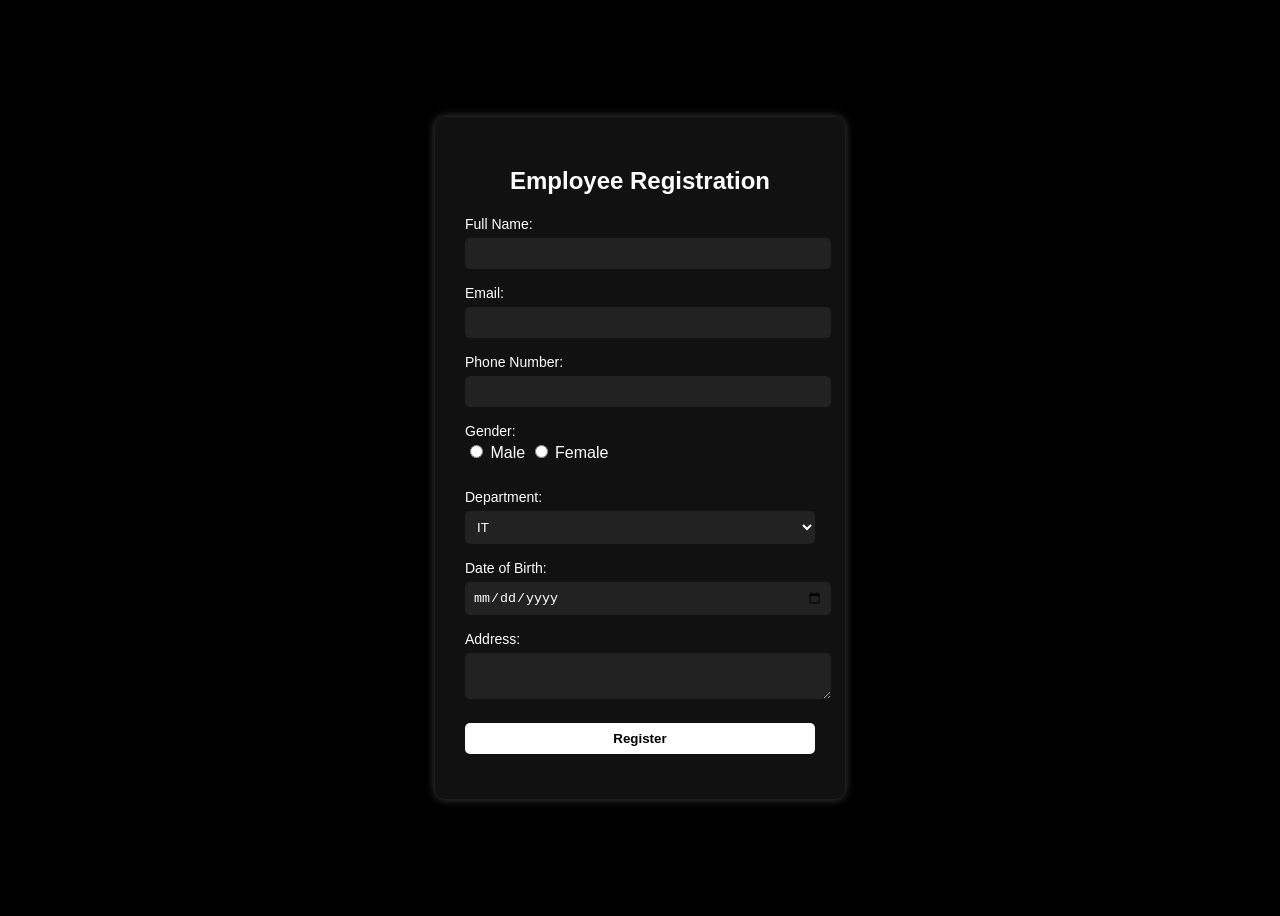
<file: ALEXIS.html>
<!DOCTYPE html>
<html>
<head>
    <title>Employee Registration</title>

    <style>
        body {
            background-color: #000;
            color: #fff;
            font-family: Arial, sans-serif;
            display: flex;
            justify-content: center;
            align-items: center;
            height: 100vh;
        }

        .container {
            background-color: #111;
            padding: 30px;
            border-radius: 10px;
            width: 350px;
            box-shadow: 0 0 10px #444;
        }

        h2 {
            text-align: center;
            margin-bottom: 20px;
        }

        label {
            font-size: 14px;
        }

        input, select, textarea {
            width: 100%;
            padding: 8px;
            margin-top: 5px;
            margin-bottom: 15px;
            border: none;
            border-radius: 5px;
            background-color: #222;
            color: #fff;
        }

        input[type="radio"] {
            width: auto;
        }

        .gender {
            margin-bottom: 15px;
        }

        input[type="submit"] {
            background-color: #fff;
            color: #000;
            font-weight: bold;
            cursor: pointer;
        }

        input[type="submit"]:hover {
            background-color: #ccc;
        }
    </style>

</head>
<body>

    <div class="container">
        <h2>Employee Registration</h2>

        <form>
            <label>Full Name:</label>
            <input type="text" name="fullname" required>

            <label>Email:</label>
            <input type="email" name="email" required>

            <label>Phone Number:</label>
            <input type="tel" name="phone" required>

            <label>Gender:</label>
            <div class="gender">
                <input type="radio" name="gender" value="male"> Male
                <input type="radio" name="gender" value="female"> Female
            </div>

            <label>Department:</label>
            <select name="department">
                <option>IT</option>
                <option>HR</option>
                <option>Finance</option>
                <option>Marketing</option>
            </select>

            <label>Date of Birth:</label>
            <input type="date" name="dob">

            <label>Address:</label>
            <textarea name="address"></textarea>

            <input type="submit" value="Register">
        </form>
    </div>

</body>
</html>
</file>
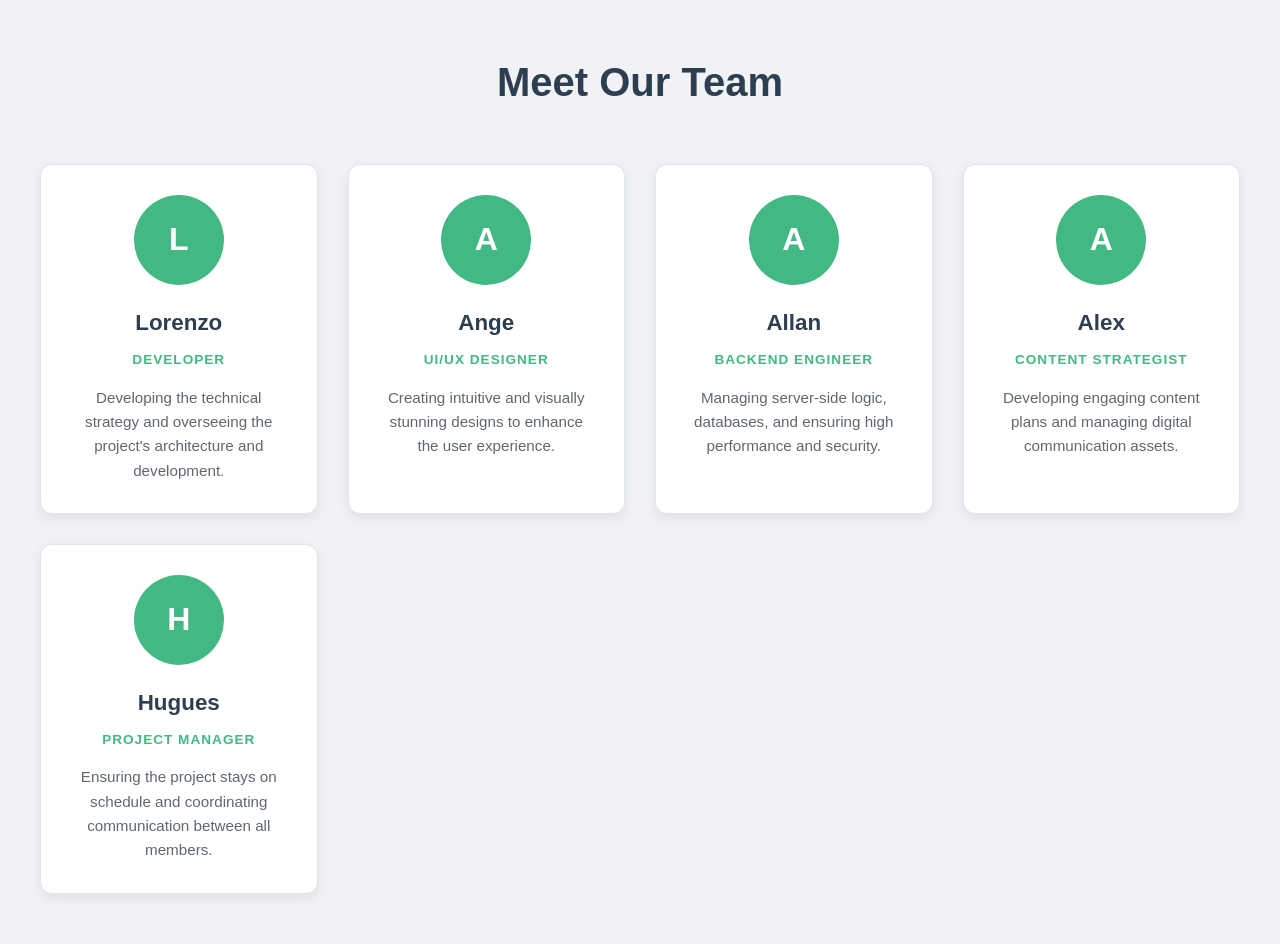
<file: Cards-Design.html>
<!DOCTYPE html>
<html lang="en">
<head>
    <meta charset="UTF-8">
    <meta name="viewport" content="width=device-width, initial-scale=1.0">
    <title>Team Member List</title>
    <style>
        * {
            box-sizing: border-box;
            margin: 0;
            padding: 0;
        }

        body {
            font-family: 'Segoe UI', Roboto, Helvetica, Arial, sans-serif;
            background-color: #f0f2f5;
            color: #1c1e21;
            padding: 50px 20px;
            line-height: 1.6;
        }

        .container {
            max-width: 1200px;
            margin: 0 auto;
        }

        .section-header {
            text-align: center;
            margin-bottom: 50px;
        }

        .section-header h1 {
            font-size: 2.5rem;
            color: #2c3e50;
        }

        .team-grid {
            display: grid;
            grid-template-columns: repeat(auto-fit, minmax(250px, 1fr));
            gap: 30px;
        }

        .card {
            background: #ffffff;
            border-radius: 12px;
            padding: 30px;
            text-align: center;
            box-shadow: 0 4px 12px rgba(0, 0, 0, 0.08);
            transition: transform 0.3s ease, box-shadow 0.3s ease;
            border: 1px solid #e1e4e8;
        }

        .card:hover {
            transform: translateY(-8px);
            box-shadow: 0 12px 24px rgba(0, 0, 0, 0.15);
            border-color: #42b883; 
        }

        .profile-avatar {
            width: 90px;
            height: 90px;
            background-color: #42b883;
            color: white;
            border-radius: 50%;
            display: flex;
            align-items: center;
            justify-content: center;
            font-size: 2rem;
            font-weight: bold;
            margin: 0 auto 20px;
        }

        .member-name {
            font-size: 1.4rem;
            margin-bottom: 8px;
            color: #2c3e50;
        }

        .member-role {
            display: block;
            font-weight: 600;
            color: #42b883;
            text-transform: uppercase;
            font-size: 0.85rem;
            letter-spacing: 1px;
            margin-bottom: 15px;
        }

        .member-bio {
            font-size: 0.95rem;
            color: #606770;
        }
    </style>
</head>
<body>

    <div class="container">
        <header class="section-header">
            <h1>Meet Our Team</h1>
        </header>

        <div class="team-grid">
            <div class="card">
                <div class="profile-avatar">L</div>
                <h2 class="member-name">Lorenzo</h2>
                <span class="member-role">Developer</span>
                <p class="member-bio">Developing the technical strategy and overseeing the project's architecture and development.</p>
            </div>

            <div class="card">
                <div class="profile-avatar">A</div>
                <h2 class="member-name">Ange</h2>
                <span class="member-role">UI/UX Designer</span>
                <p class="member-bio">Creating intuitive and visually stunning designs to enhance the user experience.</p>
            </div>

            <div class="card">
                <div class="profile-avatar">A</div>
                <h2 class="member-name">Allan</h2>
                <span class="member-role">Backend Engineer</span>
                <p class="member-bio">Managing server-side logic, databases, and ensuring high performance and security.</p>
            </div>

            <div class="card">
                <div class="profile-avatar">A</div>
                <h2 class="member-name">Alex</h2>
                <span class="member-role">Content Strategist</span>
                <p class="member-bio">Developing engaging content plans and managing digital communication assets.</p>
            </div>

            <div class="card">
                <div class="profile-avatar">H</div>
                <h2 class="member-name">Hugues</h2>
                <span class="member-role">Project Manager</span>
                <p class="member-bio">Ensuring the project stays on schedule and coordinating communication between all members.</p>
            </div>
        </div>
    </div>

</body>
</html>
</file>
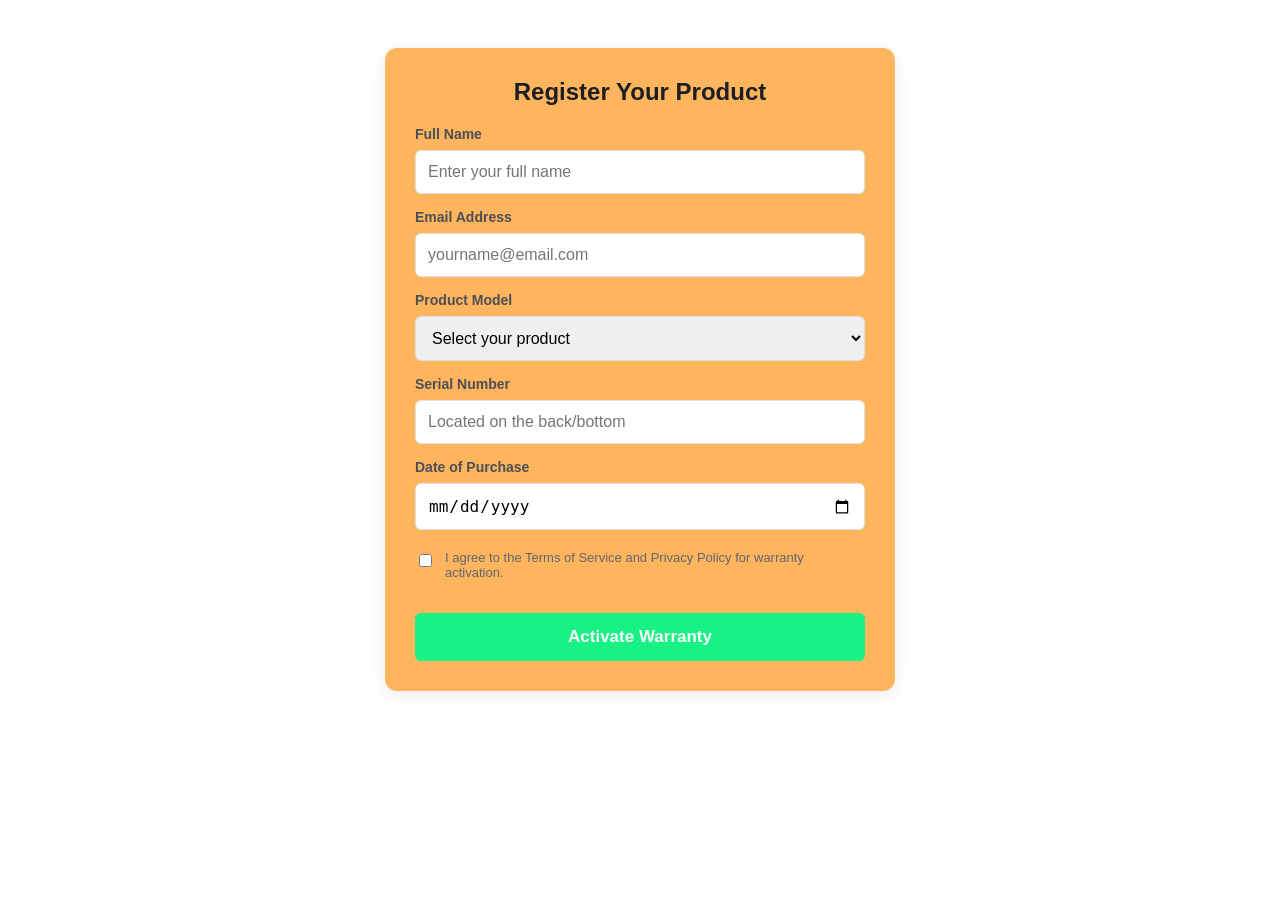
<file: Product registration.html>
<!DOCTYPE html>
<html lang="en">
<head>
    <meta charset="UTF-8">
    <meta name="viewport" content="width=device-width, initial-scale=1.0">
    <title>Product Registration Form</title>
    <style>
        body { font-family: 'Segoe UI', Tahoma, Geneva, Verdana, sans-serif; background-color: #ffffff; display: flex; justify-content: center; padding: 40px 20px; }
        .form-container { background: #ffb45e; padding: 30px; border-radius: 12px; box-shadow: 0 4px 20px rgba(0,0,0,0.08); width: 100%; max-width: 450px; }
        h2 { margin: 0 0 20px; color: #1c1e21; font-size: 24px; text-align: center; }
        
        .form-group { margin-bottom: 15px; }
        label { display: block; margin-bottom: 8px; font-weight: 600; color: #4b4f56; font-size: 14px; }
        input, select { width: 100%; padding: 12px; border: 1px solid #dddfe2; border-radius: 6px; box-sizing: border-box; font-size: 16px; }
        input:focus { outline: none; border-color: #1877f2; box-shadow: 0 0 0 2px #e7f3ff; }
        
        .checkbox-container { display: flex; align-items: flex-start; gap: 10px; margin-top: 20px; }
        .checkbox-container input { width: auto; margin-top: 4px; }
        .checkbox-container label { font-weight: normal; font-size: 13px; color: #606770; cursor: pointer; }
        
        button { width: 100%; background-color: #18f285; color: rgb(255, 255, 255); border: none; padding: 14px; border-radius: 6px; font-size: 17px; font-weight: bold; cursor: pointer; margin-top: 25px; transition: background 0.2s; }
        button:hover { background-color: #18f285; }
    </style>
</head>
<body>

<div class="form-container">
    <h2>Register Your Product</h2>
    <form action="/submit-registration" method="POST">
        
        <!-- Customer Details -->
        <div class="form-group">
            <label for="name">Full Name</label>
            <input type="text" id="name" name="name" placeholder="Enter your full name" required>
        </div>

        <div class="form-group">
            <label for="email">Email Address</label>
            <input type="email" id="email" name="email" placeholder="yourname@email.com" required>
        </div>

        <!-- Product Details -->
        <div class="form-group">
            <label for="product-model">Product Model</label>
            <select id="product-model" name="product-model" required>
                <option value="" disabled selected>Select your product</option>
                <option value="ultra-tab-10">UltraTab 10-inch</option>
                <option value="ultra-tab-pro">UltraTab Pro</option>
                <option value="sound-bar-x">SoundBar X-series</option>
            </select>
        </div>

        <div class="form-group">
            <label for="serial">Serial Number</label>
            <input type="text" id="serial" name="serial" placeholder="Located on the back/bottom" required>
        </div>

        <div class="form-group">
            <label for="purchase-date">Date of Purchase</label>
            <input type="date" id="purchase-date" name="purchase-date" required>
        </div>

        <!-- Compliance -->
        <div class="checkbox-container">
            <input type="checkbox" id="terms" name="terms" required>
            <label for="terms">I agree to the Terms of Service and Privacy Policy for warranty activation.</label>
        </div>

        <button type="submit">Activate Warranty</button>
    </form>
</div>

</body>
</html>
</file>
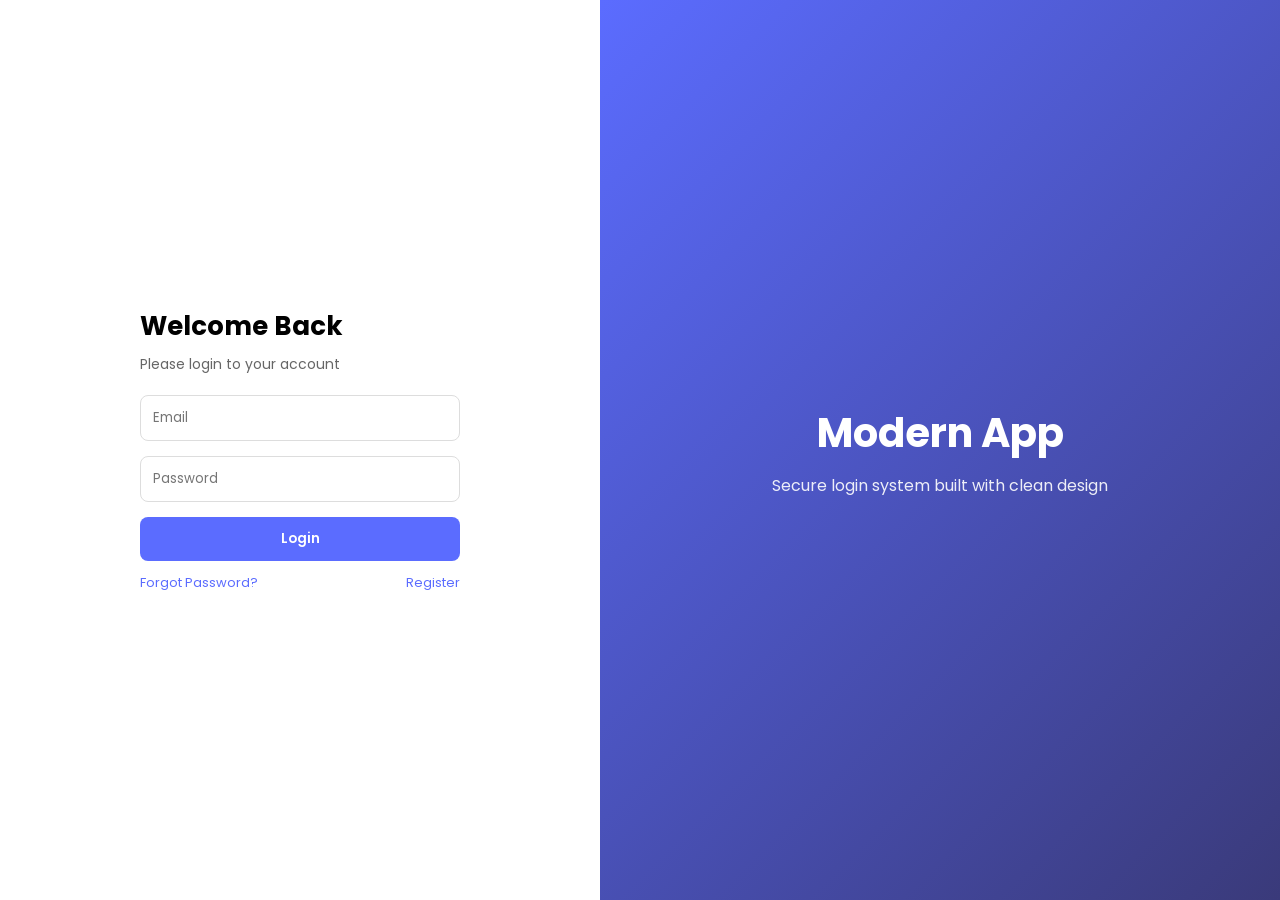
<file: User login.html>
<!DOCTYPE html>
<html lang="en">
<head>
  <meta charset="UTF-8">
  <title>Login Page</title>

  <link href="https://fonts.googleapis.com/css2?family=Poppins:wght@300;400;600&display=swap" rel="stylesheet">

  <style>
    * {
      margin: 0;
      padding: 0;
      box-sizing: border-box;
      font-family: 'Poppins', sans-serif;
    }

    body {
      height: 100vh;
      display: flex;
      background: #f4f6ff;
    }

    /* LEFT SIDE */
    .left {
      flex: 1;
      display: flex;
      justify-content: center;
      align-items: center;
      background: white;
    }

    .form-container {
      width: 320px;
    }

    .form-container h2 {
      font-size: 26px;
      margin-bottom: 8px;
    }

    .form-container p {
      font-size: 14px;
      color: #666;
      margin-bottom: 20px;
    }

    .input-box {
      margin-bottom: 15px;
    }

    .input-box input {
      width: 100%;
      padding: 12px;
      border: 1px solid #ddd;
      border-radius: 8px;
      outline: none;
    }

    .input-box input:focus {
      border-color: #5b6cff;
    }

    .btn {
      width: 100%;
      padding: 12px;
      background: #5b6cff;
      color: white;
      border: none;
      border-radius: 8px;
      cursor: pointer;
      font-weight: 600;
    }

    .btn:hover {
      background: #4455ff;
    }

    .links {
      margin-top: 12px;
      display: flex;
      justify-content: space-between;
      font-size: 13px;
    }

    .links a {
      text-decoration: none;
      color: #5b6cff;
    }

    /* RIGHT SIDE */
    .right {
      flex: 1;
      background: linear-gradient(135deg, #5b6cff, #3a3a7a);
      display: flex;
      justify-content: center;
      align-items: center;
      color: white;
      text-align: center;
      padding: 40px;
    }

    .right h1 {
      font-size: 40px;
      margin-bottom: 10px;
    }

    .right p {
      font-size: 16px;
      opacity: 0.9;
    }

    /* MOBILE */
    @media (max-width: 800px) {
      .right {
        display: none;
      }
      .left {
        flex: 1;
      }
    }
  </style>
</head>

<body>

  <!-- LEFT SIDE -->
  <div class="left">
    <div class="form-container">
      <h2>Welcome Back</h2>
      <p>Please login to your account</p>

      <form>
        <div class="input-box">
          <input type="email" placeholder="Email" required>
        </div>

        <div class="input-box">
          <input type="password" placeholder="Password" required>
        </div>

        <button class="btn" type="submit">Login</button>
      </form>

      <div class="links">
        <a href="#">Forgot Password?</a>
        <a href="#">Register</a>
      </div>
    </div>
  </div>

  <!-- RIGHT SIDE -->
  <div class="right">
    <div>
      <h1>Modern App</h1>
      <p>Secure login system built with clean design</p>
    </div>
  </div>

</body>
</html>
</file>
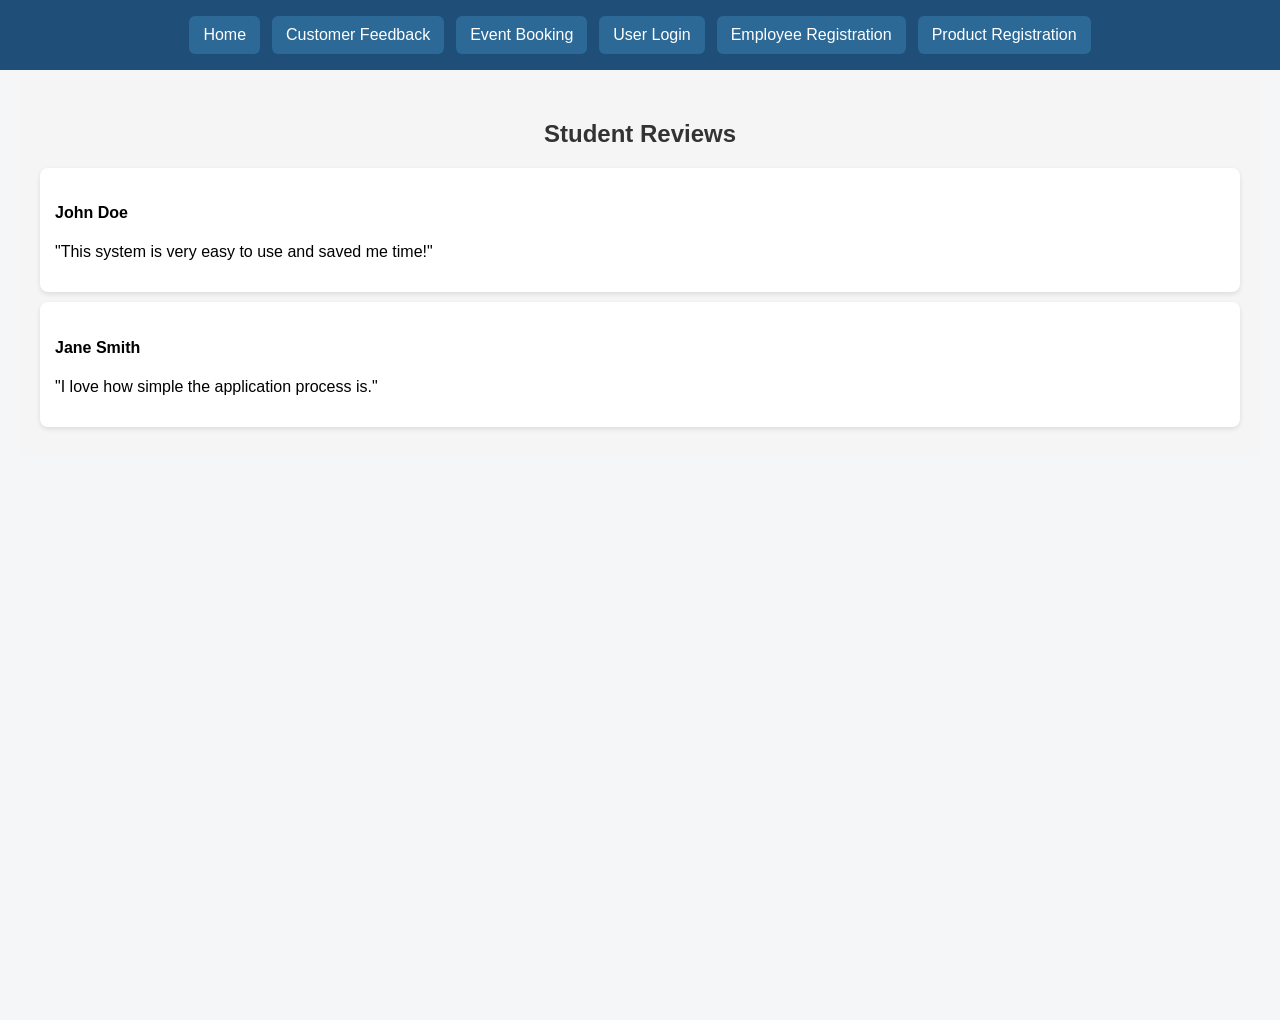
<file: view.html>
<!DOCTYPE html>
<html lang="en">
<head>
    <meta charset="UTF-8">
    <meta name="viewport" content="width=device-width, initial-scale=1.0">
    <link rel="stylesheet" type="text/css" href="style.css">
    <title>Document</title>
</head>
<body>
    <nav class="main-nav">
      <a href="view.html">Home</a>
      <a href="ange.html">Customer Feedback</a>
      <a href="event-booking.html">Event Booking</a>
      <a href="user-login.html">User Login</a>
      <a href="employee-registration.html">Employee Registration</a>
      <a href="product-registration.html">Product Registration</a>
    </nav>

    <div class="review-section">
  <h2>Student Reviews</h2>

  <div class="review-card">
    <h4>John Doe</h4>
    <p>"This system is very easy to use and saved me time!"</p>
  </div>

  <div class="review-card">
    <h4>Jane Smith</h4>
    <p>"I love how simple the application process is."</p>
  </div>

</div>
</body>
</html> 
<style>
.main-nav {
  position: fixed;
  top: 0;
  left: 0;
  right: 0;
  display: flex;
  flex-wrap: nowrap;
  gap: 12px;
  padding: 16px;
  background: #1f4e79;
  justify-content: center;
  z-index: 1000;
  overflow-x: auto;
}

body {
  padding-top: 80px;
}

.main-nav a {
  color: #ffffff;
  text-decoration: none;
  padding: 10px 14px;
  border-radius: 6px;
  background: #2c6996;
  transition: background 0.2s ease;
}

.main-nav a:hover {
  background: #3d82b2;
}

.review-section {
  padding: 20px;
  background-color: #f5f5f5;
}

.review-card {
  background: white;
  padding: 15px;
  margin: 10px 0;
  border-radius: 8px;
  box-shadow: 0 2px 5px rgba(0,0,0,0.1);
}
</style>
</file>
<file: style.css>
body {
    font-family: Arial, sans-serif;
    background-color: #f4f6f8;
    margin: 0;
    padding: 100px 20px 40px 20px;
    min-height: 100vh;
}

.card {
    background-color: #ffffff;
    padding: 20px 25px 25px;
    border-radius: 10px;
    box-shadow: 0 6px 16px rgba(0,0,0,0.12);
    width: 360px;
    margin: 0;
}

form {
    margin-top: 10px;
    background-color: #ffffff;
    padding: 15px;
    border-radius: 8px;
    box-shadow: 0 4px 8px rgba(0,0,0,0.1);
    width: 350px;
    margin-left: 0;
}

h2 {
    text-align: center;
    color: #333333;
    margin-bottom: 20px;
}

label {
    font-weight: bold;
    color: #555555;
}

input[type="text"],
input[type="email"],
input[type="tel"],
select,
textarea {
    width: 100%;
    padding: 10px;
    margin-top: 6px;
    margin-bottom: 15px;
    border: 1px solid #cccccc;
    border-radius: 5px;
    box-sizing: border-box;
}

input[type="submit"] {
    background-color: #007BFF;
    color: white;
    font-weight: bold;
    border: none;
    padding: 12px;
    border-radius: 5px;
    cursor: pointer;
    width: 100%;
    transition: background-color 0.3s ease;
}

input[type="submit"]:hover {
    background-color: #0056b3;
}

nav {
    position: fixed;
    top: 0;
    left: 0;
    right: 0;
    background-color: #1f4e79;
    padding: 16px;
    z-index: 1000;
}

nav ul {
    list-style: none;
    margin: 0;
    padding: 0;
    display: flex;
    justify-content: center;
    gap: 12px;
    flex-wrap: nowrap;
    overflow-x: auto;
}

nav ul li {
    margin: 0;
}

nav ul li a {
    color: #ffffff;
    text-decoration: none;
    padding: 10px 14px;
    border-radius: 6px;
    background-color: #2c6996;
    transition: background-color 0.2s ease;
    display: inline-block;
}

nav ul li a:hover {
    background-color: #3d82b2;
}

body {
    padding-top: 80px;
}
</file>
